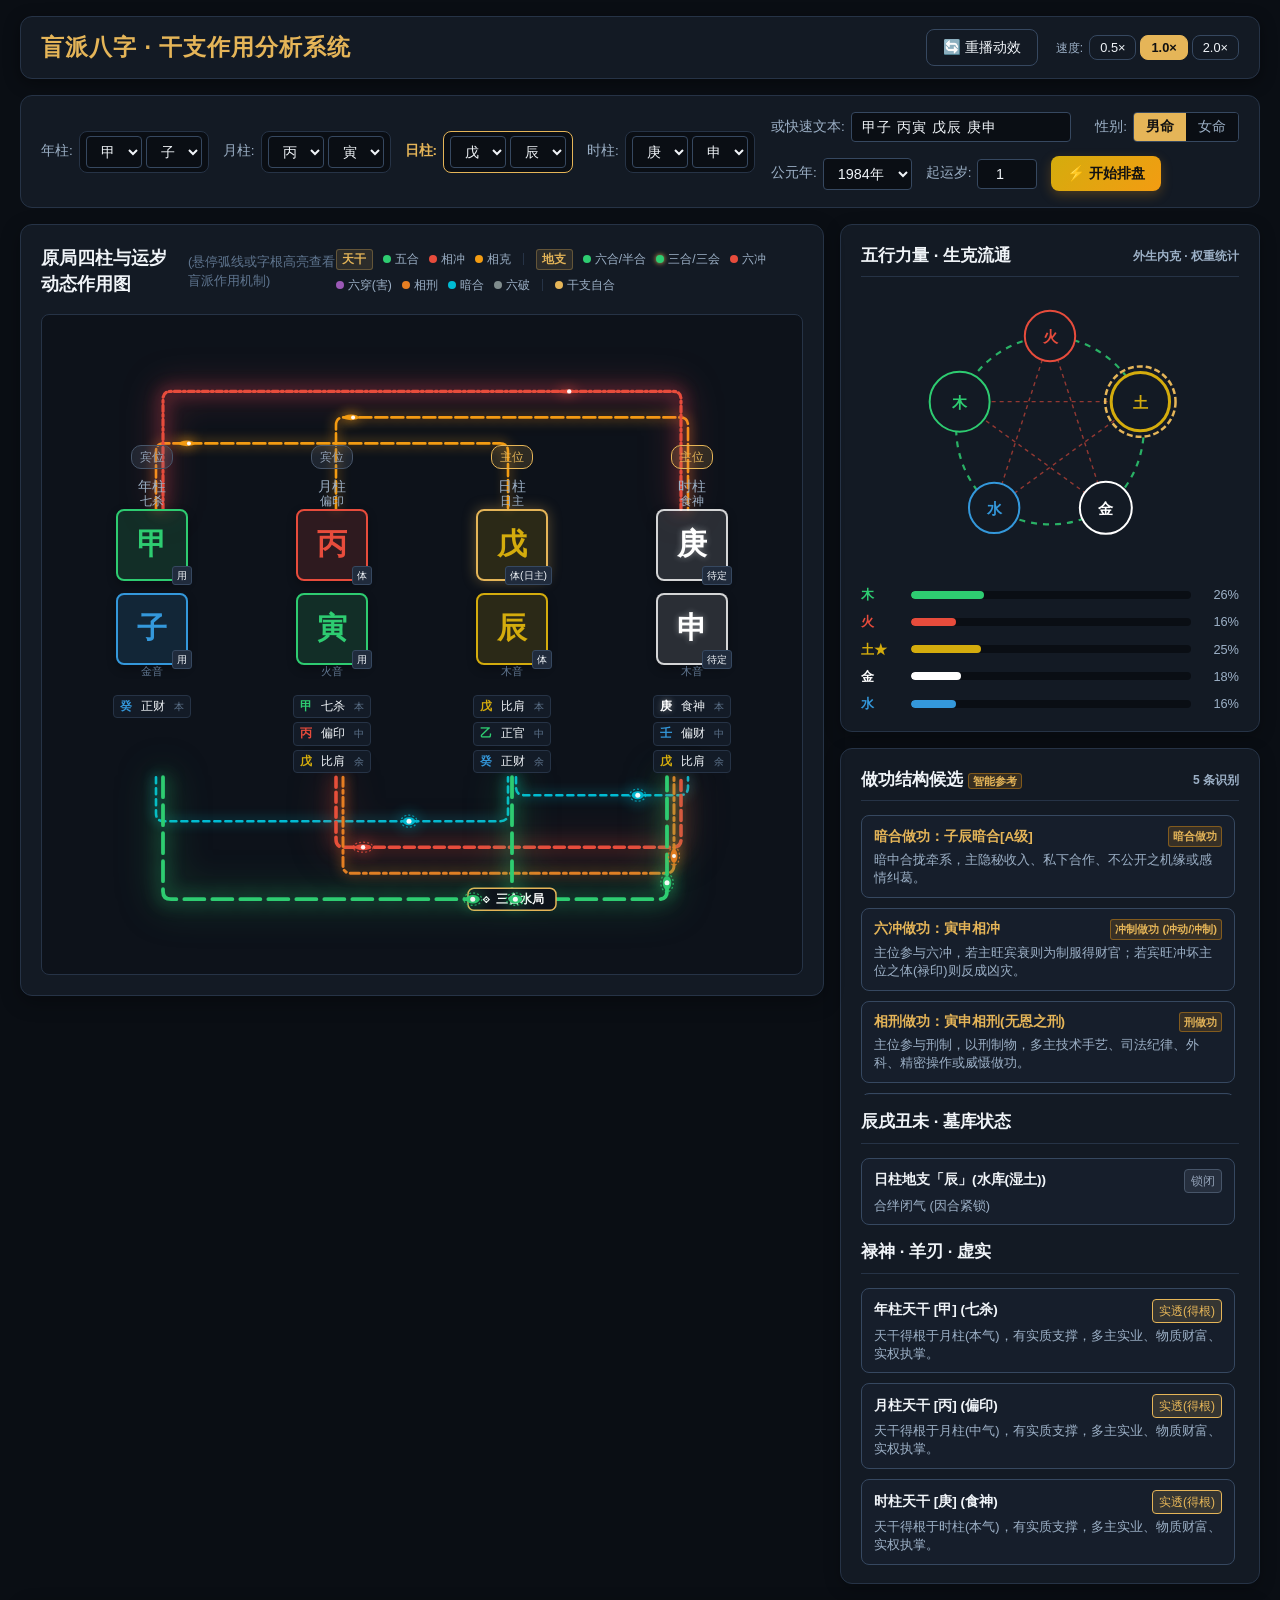
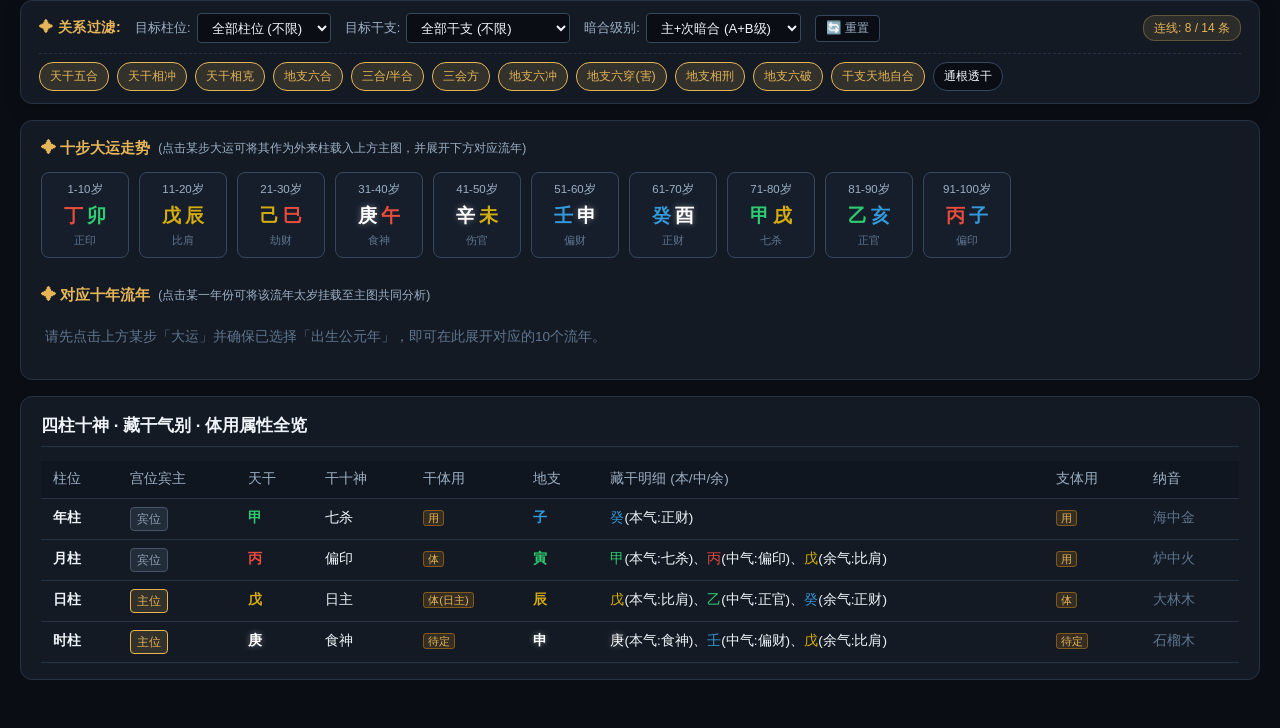
<file: index.html>
<!DOCTYPE html>
<html lang="zh-CN">
<head>
  <meta charset="UTF-8">
  <meta name="viewport" content="width=device-width, initial-scale=1.0">
  <title>盲派八字 · 排盘与干支作用分析工具</title>
  <link rel="stylesheet" href="css/base.css">
  <link rel="stylesheet" href="css/layout.css">
  <link rel="stylesheet" href="css/animations.css">
</head>
<body>
  <div class="app-container">
    <!-- 顶部标题栏 -->
    <header class="header-bar">
      <div class="brand-title">
        <h1>盲派八字 · 干支作用分析系统</h1>
      </div>
      <div class="header-actions">
        <button id="btn-replay" class="btn" title="重播四柱与关系连线动画">
          <span>🔄 重播动效</span>
        </button>
        <div class="speed-control-group">
          <span class="speed-label">速度:</span>
          <!-- 桌面端速度按钮组 -->
          <div class="speed-btns-wrapper">
            <button class="btn btn-sm speed-btn" data-speed="0.5">0.5×</button>
            <button class="btn btn-sm speed-btn active" data-speed="1.0">1.0×</button>
            <button class="btn btn-sm speed-btn" data-speed="2.0">2.0×</button>
          </div>
          <!-- 移动端速度下拉选择器 -->
          <select id="speed-select-mobile" class="speed-select-mobile" aria-label="动画速度选择">
            <option value="0.5">0.5×</option>
            <option value="1.0" selected>1.0×</option>
            <option value="2.0">2.0×</option>
          </select>
        </div>
      </div>
    </header>

    <!-- 控制与输入面板 -->
    <section class="control-panel">
      <!-- 8 下拉 + 快速文本输入 -->
      <div class="input-row">
        <!-- 四柱下拉网格 (移动端4列2行紧凑呈现) -->
        <div class="pillars-input-grid">
          <!-- 年柱 -->
          <div class="input-group pillar-input-group">
            <span class="input-label pillar-input-label">年柱:</span>
            <div class="select-pillar">
              <select id="s-year-stem" title="年干"></select>
              <select id="s-year-branch" title="年支"></select>
            </div>
          </div>
          <!-- 月柱 -->
          <div class="input-group pillar-input-group">
            <span class="input-label pillar-input-label">月柱:</span>
            <div class="select-pillar">
              <select id="s-month-stem" title="月干"></select>
              <select id="s-month-branch" title="月支"></select>
            </div>
          </div>
          <!-- 日柱 -->
          <div class="input-group pillar-input-group">
            <span class="input-label pillar-input-label day-pillar-label" style="color:var(--accent-gold);font-weight:bold;">日柱:</span>
            <div class="select-pillar day-pillar-box" style="border-color:var(--accent-gold);">
              <select id="s-day-stem" title="日干(日主)"></select>
              <select id="s-day-branch" title="日支(配偶宫)"></select>
            </div>
          </div>
          <!-- 时柱 -->
          <div class="input-group pillar-input-group">
            <span class="input-label pillar-input-label">时柱:</span>
            <div class="select-pillar">
              <select id="s-hour-stem" title="时干"></select>
              <select id="s-hour-branch" title="时支"></select>
            </div>
          </div>
        </div>

        <!-- 辅助输入与分析操作区 -->
        <div class="options-input-group">
          <!-- 快速文本框 -->
          <div class="input-group quick-input-item">
            <span class="input-label">或快速文本:</span>
            <input type="text" id="quick-input" class="text-input" placeholder="例如：甲子 丙寅 戊辰 庚申">
          </div>

          <!-- 性别 -->
          <div class="input-group">
            <span class="input-label">性别:</span>
            <div class="gender-toggle">
              <button class="gender-btn active" data-gender="男">男命</button>
              <button class="gender-btn" data-gender="女">女命</button>
            </div>
          </div>

          <!-- 出生年份候选 -->
          <div class="input-group">
            <span class="input-label">公元年:</span>
            <select id="birth-year-select" class="select-std"></select>
          </div>

          <!-- 起运岁数 -->
          <div class="input-group">
            <span class="input-label" title="传统大运起始岁数，因无公历日期故需手动录入">起运岁:</span>
            <input type="number" id="qiyun-input" class="number-input" min="1" max="10" value="1">
          </div>

          <button id="btn-analyze" class="btn btn-primary">
            <span>⚡ 开始排盘</span>
          </button>
        </div>
      </div>

      <!-- 错误警告横幅 -->
      <div id="error-banner" class="error-banner"></div>
    </section>

    <!-- 主工作区：四柱动图与右侧五行/盲派分析 -->
    <main class="main-workspace">
      <!-- 左栏：主图 (四柱 + 大运 + 流年 + 交互弧线) -->
      <div class="chart-card">
        <div class="chart-card-header">
          <div class="chart-title">
            <span>原局四柱与运岁动态作用图</span>
            <span style="font-size:0.8rem;color:var(--text-muted);font-weight:normal;">(悬停弧线或字根高亮查看盲派作用机制)</span>
          </div>
          <div class="chart-legend-mini">
            <span class="legend-group-tag">天干</span>
            <span title="天干五合 (甲己、乙庚、丙辛、丁壬、戊癸)"><span class="legend-dot" style="background:var(--rel-he);"></span>五合</span>
            <span title="天干相冲 (甲庚、乙辛、丙壬、丁癸)"><span class="legend-dot" style="background:var(--rel-chong);"></span>相冲</span>
            <span title="天干相克 (强弱攻伐制约)"><span class="legend-dot" style="background:var(--rel-ke);"></span>相克</span>
            <span class="legend-sep"></span>
            <span class="legend-group-tag">地支</span>
            <span title="地支六合、半合、拱合"><span class="legend-dot" style="background:var(--rel-he);"></span>六合/半合</span>
            <span title="三合局 (申子辰等)、三会局 (寅卯辰等) 三柱骨干联动"><span class="legend-dot" style="background:var(--rel-he);box-shadow:0 0 5px var(--accent-gold);"></span>三合/三会</span>
            <span title="地支六冲 (子午、丑未、寅申、卯酉、辰戌、巳亥)"><span class="legend-dot" style="background:var(--rel-chong);"></span>六冲</span>
            <span title="地支六穿/害 (盲派核心煞：子未、丑午、寅巳、卯辰、申亥、酉戌)"><span class="legend-dot" style="background:var(--rel-chuan);"></span>六穿(害)</span>
            <span title="地支相刑 (三刑、相刑、自刑)"><span class="legend-dot" style="background:var(--rel-xing);"></span>相刑</span>
            <span title="地支藏干暗合 (通禄暗合、余气暗通)"><span class="legend-dot" style="background:var(--rel-anhe);"></span>暗合</span>
            <span title="地支六破 (气机破耗暗损)"><span class="legend-dot" style="background:var(--rel-po);"></span>六破</span>
            <span class="legend-sep"></span>
            <span title="同柱干支天地自合 (丁亥、戊子、辛巳、壬午等)"><span class="legend-dot" style="background:var(--rel-zihe);"></span>干支自合</span>
          </div>
        </div>

        <!-- 舞台容器 (支持多柱横向滑动与自适应缩放) -->
        <div class="bazi-stage">
          <div class="stage-scroll-hint">⟷ 左右滑动查看全柱</div>
          <div class="bazi-stage-track">
            <svg id="stage-svg" class="stage-svg-layer"></svg>
            <div id="pillars-container" class="pillars-container"></div>
            <div id="chart-tooltip" class="chart-tooltip"></div>
          </div>
        </div>
      </div>

      <!-- 右栏：五行雷达与盲派特色分析 -->
      <aside class="side-panels">
        <!-- 移动端专属：五行力量卡片折叠/展开按钮 -->
        <button id="btn-toggle-wuxing" class="btn btn-toggle-wuxing" type="button" aria-expanded="false">
          <span class="toggle-left">
            <span class="toggle-icon">📊</span>
            <span class="toggle-title">五行力量 · 生克流通</span>
          </span>
          <span class="toggle-right">
            <span class="toggle-state-text">展开</span>
            <span class="toggle-arrow">▼</span>
          </span>
        </button>

        <!-- 五行生克面板 -->
        <div id="wuxing-card" class="panel-card wuxing-panel-card">
          <div class="panel-card-title">
            <span>五行力量 · 生克流通</span>
            <span style="font-size:0.75rem;color:var(--text-secondary);">外生内克 · 权重统计</span>
          </div>
          <div class="wuxing-chart-container">
            <div id="wuxing-svg-wrap" class="wuxing-svg-wrap"></div>
            <div id="wuxing-bars" class="wuxing-bars"></div>
          </div>
        </div>

        <!-- 盲派做功与特色分析面板 -->
        <div class="panel-card">
          <div id="mp-panel-content"></div>
        </div>
      </aside>
    </main>

    <!-- 关系过滤器条 (柱位与干支筛选、关系分类开关) -->
    <section id="filter-tray" class="filter-tray"></section>

    <!-- 底部时间轴：大运与流年 -->
    <section class="timeline-section">
      <div class="timeline-title">
        <span>✦ 十步大运走势</span>
        <span style="font-size:0.75rem;color:var(--text-secondary);font-weight:normal;">(点击某步大运可将其作为外来柱载入上方主图，并展开下方对应流年)</span>
      </div>
      <div id="dayun-timeline" class="timeline-scroll"></div>

      <div class="timeline-title" style="margin-top:6px;">
        <span>✦ 对应十年流年</span>
        <span style="font-size:0.75rem;color:var(--text-secondary);font-weight:normal;">(点击某一年份可将该流年太岁挂载至主图共同分析)</span>
      </div>
      <div id="liunian-timeline" class="timeline-scroll"></div>
    </section>

    <!-- 底部详表：藏干与十神全景表 -->
    <section class="detail-table-card">
      <div class="panel-card-title">
        <span>四柱十神 · 藏干气别 · 体用属性全览</span>
      </div>
      <div id="detail-table-content"></div>
    </section>
  </div>

  <!-- 干支作用深度解析交互弹窗 -->
  <div id="relation-modal" class="relation-modal-backdrop" style="display:none;">
    <div class="relation-modal-dialog">
      <button id="modal-close-btn" class="modal-close-btn" title="关闭 (Esc)">&times;</button>
      <div id="modal-content"></div>
    </div>
  </div>

  <!-- 纯原生脚本载入 (按依赖次序引入，无需打包、无需服务器) -->
  <script src="js/ns.js"></script>
  <script src="js/data.js"></script>
  <script src="js/engine/core.js"></script>
  <script src="js/engine/relations.js"></script>
  <script src="js/engine/wuxing.js"></script>
  <script src="js/engine/mangpai.js"></script>
  <script src="js/engine/luck.js"></script>
  <script src="js/render/svg.js"></script>
  <script src="js/render/pillars.js"></script>
  <script src="js/render/relations.js"></script>
  <script src="js/render/wuxing.js"></script>
  <script src="js/render/panels.js"></script>
  <script src="js/render/luck.js"></script>
  <script src="js/render/modal.js"></script>
  <script src="js/animator.js"></script>
  <script src="js/main.js"></script>
</body>
</html>
</file>
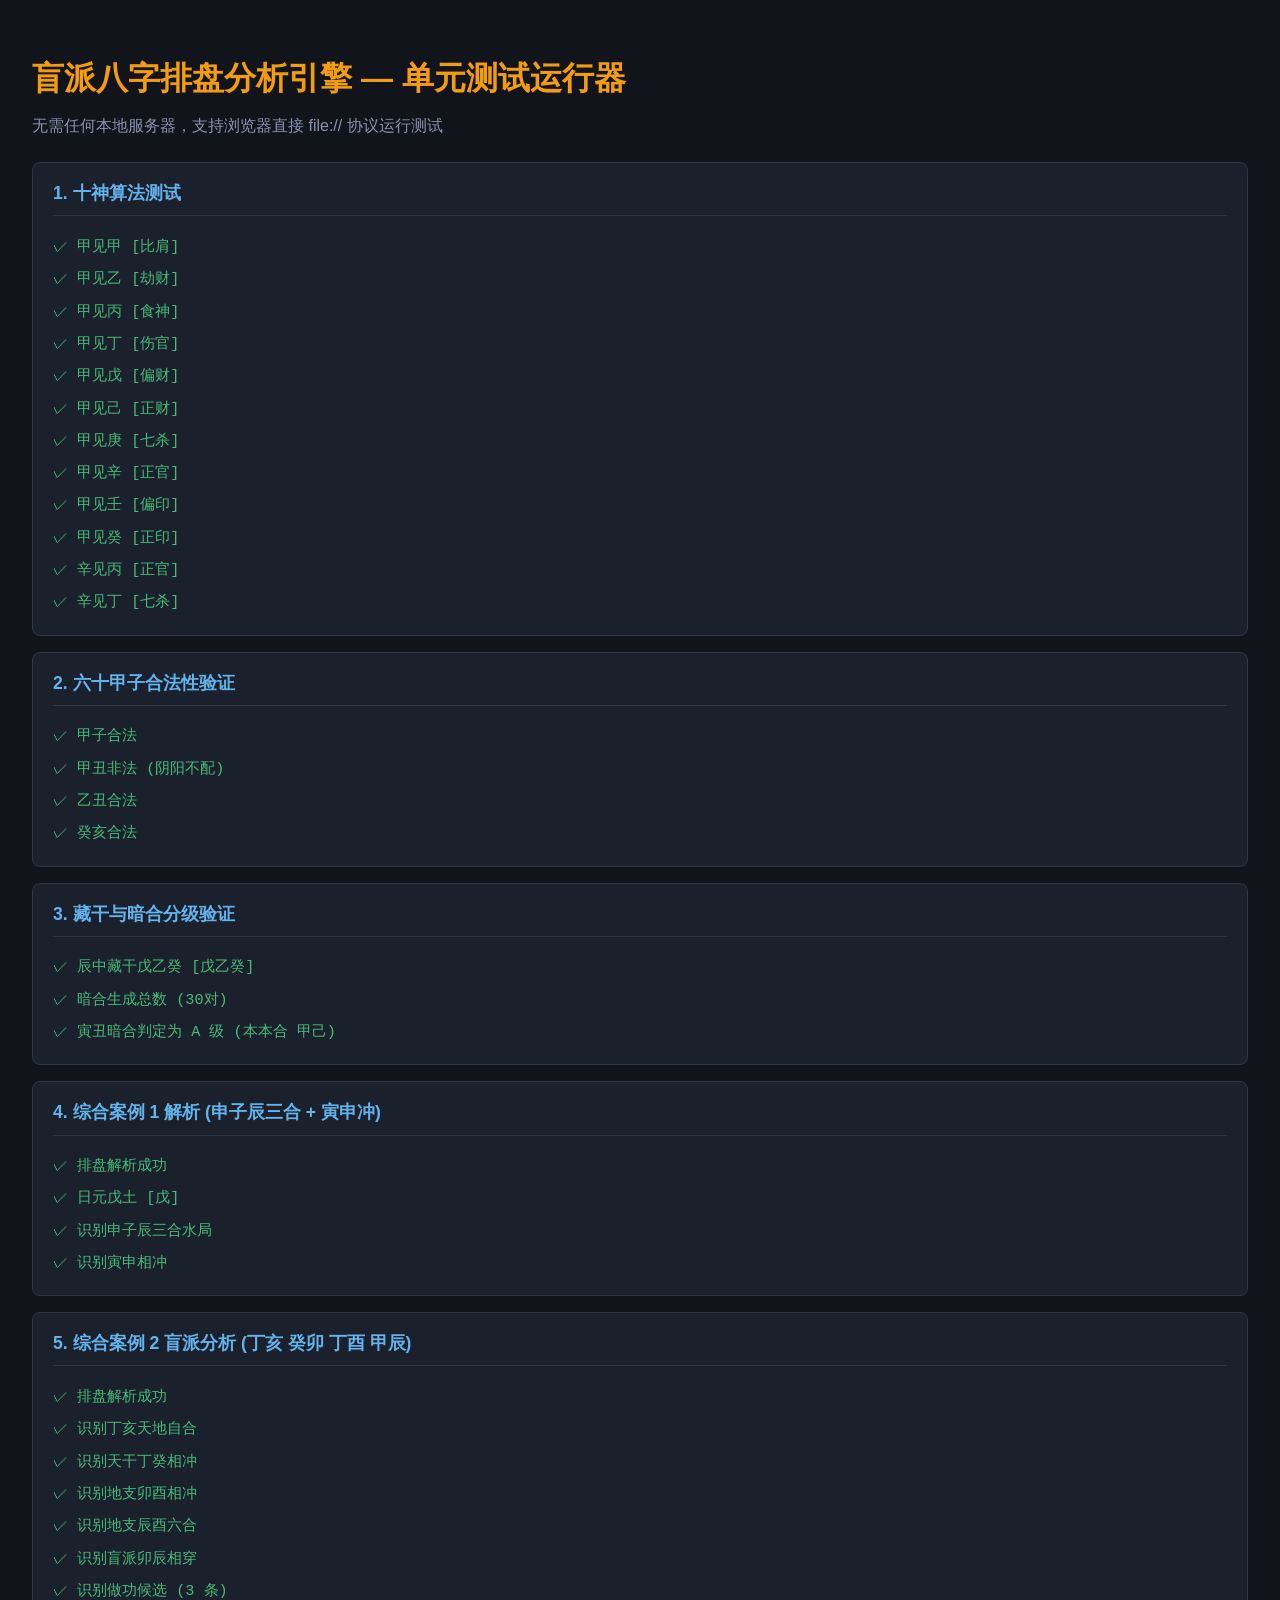
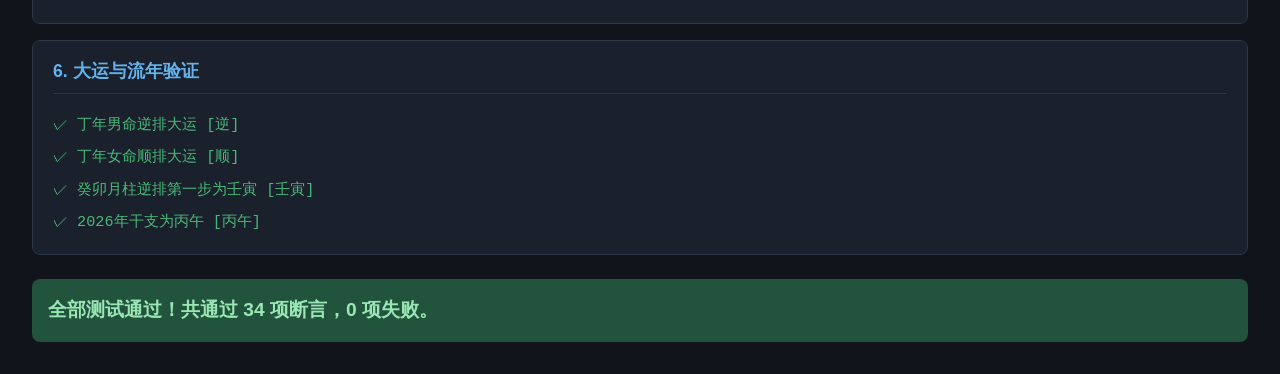
<file: tests.html>
<!DOCTYPE html>
<html lang="zh-CN">
<head>
  <meta charset="UTF-8">
  <title>盲派八字引擎 - 自动化单元测试</title>
  <style>
    body {
      font-family: -apple-system, BlinkMacSystemFont, "Segoe UI", Roboto, "PingFang SC", "Microsoft YaHei", sans-serif;
      background: #11141a;
      color: #e0e6ed;
      padding: 24px;
      line-height: 1.6;
    }
    h1 { color: #f39c12; margin-bottom: 8px; }
    .subtitle { color: #8892b0; margin-bottom: 24px; }
    .test-suite {
      background: #1a202c;
      border: 1px solid #2d3748;
      border-radius: 8px;
      padding: 16px 20px;
      margin-bottom: 16px;
    }
    .test-suite h2 {
      margin-top: 0;
      font-size: 1.1rem;
      color: #63b3ed;
      border-bottom: 1px solid #2d3748;
      padding-bottom: 8px;
    }
    .test-item {
      padding: 4px 0;
      font-family: monospace;
      font-size: 0.95rem;
    }
    .pass { color: #48bb78; }
    .fail { color: #f56565; font-weight: bold; }
    .summary {
      font-size: 1.2rem;
      font-weight: bold;
      padding: 16px;
      border-radius: 8px;
      margin-top: 24px;
    }
    .summary.all-pass { background: #22543d; color: #9ae6b4; }
    .summary.has-fail { background: #742a2a; color: #feb2b2; }
  </style>
</head>
<body>
  <h1>盲派八字排盘分析引擎 — 单元测试运行器</h1>
  <div class="subtitle">无需任何本地服务器，支持浏览器直接 file:// 协议运行测试</div>

  <div id="results"></div>
  <div id="summary"></div>

  <!-- 引入引擎基础文件 (标准 script 标签) -->
  <script src="js/ns.js"></script>
  <script src="js/data.js"></script>
  <script src="js/engine/core.js"></script>
  <script src="js/engine/relations.js"></script>
  <script src="js/engine/wuxing.js"></script>
  <script src="js/engine/mangpai.js"></script>
  <script src="js/engine/luck.js"></script>

  <script>
    (function() {
      const container = document.getElementById('results');
      let passed = 0;
      let failed = 0;
      let currentSuiteDiv = null;

      function suite(name) {
        currentSuiteDiv = document.createElement('div');
        currentSuiteDiv.className = 'test-suite';
        const h2 = document.createElement('h2');
        h2.textContent = name;
        currentSuiteDiv.appendChild(h2);
        container.appendChild(currentSuiteDiv);
      }

      function assert(condition, message) {
        const item = document.createElement('div');
        item.className = 'test-item ' + (condition ? 'pass' : 'fail');
        item.textContent = (condition ? '✓ ' : '✗ FAIL: ') + message;
        currentSuiteDiv.appendChild(item);
        if (condition) passed++; else failed++;
      }

      function assertEqual(actual, expected, message) {
        const ok = (actual === expected);
        const item = document.createElement('div');
        item.className = 'test-item ' + (ok ? 'pass' : 'fail');
        item.textContent = (ok ? '✓ ' : '✗ FAIL: ') + message + (ok ? ` [${actual}]` : ` (预期: ${expected}, 实际: ${actual})`);
        currentSuiteDiv.appendChild(item);
        if (ok) passed++; else failed++;
      }

      // 执行测试
      suite('1. 十神算法测试');
      const core = MP.engine.core;
      assertEqual(core.getTenGod('甲', '甲'), '比肩', '甲见甲');
      assertEqual(core.getTenGod('甲', '乙'), '劫财', '甲见乙');
      assertEqual(core.getTenGod('甲', '丙'), '食神', '甲见丙');
      assertEqual(core.getTenGod('甲', '丁'), '伤官', '甲见丁');
      assertEqual(core.getTenGod('甲', '戊'), '偏财', '甲见戊');
      assertEqual(core.getTenGod('甲', '己'), '正财', '甲见己');
      assertEqual(core.getTenGod('甲', '庚'), '七杀', '甲见庚');
      assertEqual(core.getTenGod('甲', '辛'), '正官', '甲见辛');
      assertEqual(core.getTenGod('甲', '壬'), '偏印', '甲见壬');
      assertEqual(core.getTenGod('甲', '癸'), '正印', '甲见癸');
      assertEqual(core.getTenGod('辛', '丙'), '正官', '辛见丙');
      assertEqual(core.getTenGod('辛', '丁'), '七杀', '辛见丁');

      suite('2. 六十甲子合法性验证');
      assert(core.isValidJiazi('甲', '子'), '甲子合法');
      assert(!core.isValidJiazi('甲', '丑'), '甲丑非法 (阴阳不配)');
      assert(core.isValidJiazi('乙', '丑'), '乙丑合法');
      assert(core.isValidJiazi('癸', '亥'), '癸亥合法');

      suite('3. 藏干与暗合分级验证');
      assertEqual(MP.data.HIDDEN['辰'].join(''), '戊乙癸', '辰中藏干戊乙癸');
      assert(MP.data.ANHE_LIST.length >= 25, `暗合生成总数 (${MP.data.ANHE_LIST.length}对)`);
      const yinChou = MP.data.ANHE_LIST.find(i => (i.b1 === '丑' && i.b2 === '寅') || (i.b1 === '寅' && i.b2 === '丑'));
      assert(yinChou && yinChou.topLevel === 'A', '寅丑暗合判定为 A 级 (本本合 甲己)');

      suite('4. 综合案例 1 解析 (申子辰三合 + 寅申冲)');
      const c1 = core.parseChart('甲子 丙寅 戊辰 庚申');
      assert(c1.valid, '排盘解析成功');
      assertEqual(c1.dayStem, '戊', '日元戊土');
      const rels1 = MP.engine.relations.analyzeRelations(c1);
      assert(rels1.some(r => r.kind === '地支三合局' && r.name.indexOf('申子辰') !== -1), '识别申子辰三合水局');
      assert(rels1.some(r => r.kind === '地支六冲' && r.name.indexOf('寅申') !== -1), '识别寅申相冲');

      suite('5. 综合案例 2 盲派分析 (丁亥 癸卯 丁酉 甲辰)');
      const c2 = core.parseChart('丁亥 癸卯 丁酉 甲辰');
      assert(c2.valid, '排盘解析成功');
      const rels2 = MP.engine.relations.analyzeRelations(c2);
      assert(rels2.some(r => r.kind === '干支自合' && r.name.indexOf('丁亥') !== -1), '识别丁亥天地自合');
      assert(rels2.some(r => r.kind === '天干相冲' && r.name.indexOf('丁癸') !== -1), '识别天干丁癸相冲');
      assert(rels2.some(r => r.kind === '地支六冲' && r.name.indexOf('卯酉') !== -1), '识别地支卯酉相冲');
      assert(rels2.some(r => r.kind === '地支六合' && r.name.indexOf('辰酉') !== -1), '识别地支辰酉六合');
      assert(rels2.some(r => r.kind === '地支六穿' && r.name.indexOf('卯辰') !== -1), '识别盲派卯辰相穿');

      const mp2 = MP.engine.mangpai.analyze(c2, rels2);
      assert(mp2.gongCandidates.length > 0, `识别做功候选 (${mp2.gongCandidates.length} 条)`);

      suite('6. 大运与流年验证');
      const luck = MP.engine.luck;
      assertEqual(luck.getDirection('丁', '男'), '逆', '丁年男命逆排大运');
      assertEqual(luck.getDirection('丁', '女'), '顺', '丁年女命顺排大运');
      const dayun = luck.generateDayun(c2, '男', 3);
      assertEqual(dayun.list[0].jiazi, '壬寅', '癸卯月柱逆排第一步为壬寅');
      assertEqual(luck.getYearGanzhi(2026), '丙午', '2026年干支为丙午');

      // 汇总
      const sumDiv = document.getElementById('summary');
      if (failed === 0) {
        sumDiv.className = 'summary all-pass';
        sumDiv.textContent = `全部测试通过！共通过 ${passed} 项断言，0 项失败。`;
      } else {
        sumDiv.className = 'summary has-fail';
        sumDiv.textContent = `测试出现异常：通过 ${passed} 项，失败 ${failed} 项。`;
      }
    })();
  </script>
</body>
</html>
</file>
<file: css/base.css>
/* ==========================================================================
   盲派八字排盘分析 - 基础样式与五行色彩系统
   ========================================================================== */

:root {
  --bg-dark: #0a0e14;
  --bg-card: #131a24;
  --bg-card-hover: #1b2533;
  --bg-panel: #161e2b;
  --border-color: #263346;
  --border-light: #364860;
  
  --text-primary: #f0f4f8;
  --text-secondary: #9cb0c6;
  --text-muted: #5f758f;
  
  --accent-gold: #e5b558;
  --accent-gold-glow: rgba(229, 181, 88, 0.35);
  
  /* 五行色彩 */
  --wx-mu: #2ecc71;    /* 木 翠绿 */
  --wx-huo: #e74c3c;   /* 火 炽红 */
  --wx-tu: #d4ac0d;    /* 土 琥珀黄 */
  --wx-jin: #ffffff;   /* 金 纯白/银白 */
  --wx-shui: #3498db;  /* 水 湛蓝 */

  /* 关系色彩 */
  --rel-he: #2ecc71;     /* 合: 翠绿 */
  --rel-chong: #e74c3c;  /* 冲: 亮红 */
  --rel-xing: #e67e22;   /* 刑: 橙褐 */
  --rel-chuan: #9b59b6;  /* 穿: 秘紫 */
  --rel-po: #7f8c8d;     /* 破: 铁灰 */
  --rel-anhe: #00bcd4;   /* 暗合: 蓝青 */
  --rel-gen: #1abc9c;    /* 通根透干: 青 */
  --rel-ke: #f39c12;     /* 克: 琥珀金 */
  --rel-zihe: #e5b558;   /* 干支自合: 纯金 */

  /* 字体系统 */
  --font-family: -apple-system, BlinkMacSystemFont, "PingFang SC", "Hiragino Sans GB", "Microsoft YaHei", "WenQuanYi Micro Hei", sans-serif;
  --font-kai: "STKaiti", "KaiTi", "BiauKai", serif;

  --radius-sm: 4px;
  --radius-md: 8px;
  --radius-lg: 12px;
  
  --transition: all 0.25s cubic-bezier(0.4, 0, 0.2, 1);
}

*, *::before, *::after {
  box-sizing: border-box;
  margin: 0;
  padding: 0;
}

body {
  font-family: var(--font-family);
  background-color: var(--bg-dark);
  color: var(--text-primary);
  line-height: 1.5;
  min-height: 100vh;
  overflow-x: hidden;
  -webkit-font-smoothing: antialiased;
}

/* 五行徽标与文字颜色 (支持中文与拼音类名) */
.wx-木, .wx-mu   { color: var(--wx-mu) !important; }
.wx-火, .wx-huo  { color: var(--wx-huo) !important; }
.wx-土, .wx-tu   { color: var(--wx-tu) !important; }
.wx-金, .wx-jin  { color: var(--wx-jin) !important; text-shadow: 0 0 6px rgba(255, 255, 255, 0.4); }
.wx-水, .wx-shui { color: var(--wx-shui) !important; }

.bg-wx-木, .bg-wx-mu   { background-color: rgba(46, 204, 113, 0.15) !important; border-color: var(--wx-mu) !important; }
.bg-wx-火, .bg-wx-huo  { background-color: rgba(231, 76, 60, 0.15) !important; border-color: var(--wx-huo) !important; }
.bg-wx-土, .bg-wx-tu   { background-color: rgba(212, 172, 13, 0.15) !important; border-color: var(--wx-tu) !important; }
.bg-wx-金, .bg-wx-jin  { background-color: rgba(255, 255, 255, 0.12) !important; border-color: rgba(255, 255, 255, 0.8) !important; }
.bg-wx-水, .bg-wx-shui { background-color: rgba(52, 152, 219, 0.15) !important; border-color: var(--wx-shui) !important; }

/* 按钮通用 */
button, select, input {
  font-family: inherit;
  color: inherit;
}

.btn {
  display: inline-flex;
  align-items: center;
  justify-content: center;
  gap: 6px;
  padding: 8px 16px;
  border-radius: var(--radius-md);
  font-size: 0.9rem;
  font-weight: 500;
  cursor: pointer;
  border: 1px solid var(--border-light);
  background: var(--bg-card);
  transition: var(--transition);
  user-select: none;
}

.btn:hover {
  background: var(--bg-card-hover);
  border-color: var(--accent-gold);
  transform: translateY(-1px);
}

.btn-primary {
  background: linear-gradient(135deg, #d4ac0d, #f39c12);
  color: #111;
  font-weight: bold;
  border: none;
  box-shadow: 0 4px 12px rgba(243, 156, 18, 0.25);
}

.btn-primary:hover {
  background: linear-gradient(135deg, #e5b558, #f5b041);
  box-shadow: 0 6px 16px rgba(243, 156, 18, 0.4);
}

.btn-sm {
  padding: 4px 10px;
  font-size: 0.8rem;
}

.btn.active {
  background: var(--accent-gold);
  color: #111;
  border-color: var(--accent-gold);
  font-weight: bold;
}

/* 标签 Badge */
.badge {
  display: inline-block;
  padding: 2px 6px;
  border-radius: 4px;
  font-size: 0.75rem;
  font-weight: 500;
}

.badge-guest {
  background: rgba(100, 116, 139, 0.2);
  color: #94a3b8;
  border: 1px solid #475569;
}

.badge-host {
  background: rgba(229, 181, 88, 0.15);
  color: var(--accent-gold);
  border: 1px solid var(--accent-gold);
}

/* 滚动条定制 */
::-webkit-scrollbar {
  width: 6px;
  height: 6px;
}
::-webkit-scrollbar-track {
  background: var(--bg-dark);
}
::-webkit-scrollbar-thumb {
  background: var(--border-light);
  border-radius: 3px;
}
::-webkit-scrollbar-thumb:hover {
  background: var(--text-muted);
}
</file>
<file: css/layout.css>
/* ==========================================================================
   盲派八字排盘分析 - 页面布局与网格排布
   ========================================================================== */

.app-container {
  max-width: 1560px;
  margin: 0 auto;
  padding: 16px 20px 48px;
  display: flex;
  flex-direction: column;
  gap: 16px;
}

/* 顶部标题栏 */
.header-bar {
  display: flex;
  align-items: center;
  justify-content: space-between;
  padding: 12px 20px;
  background: var(--bg-card);
  border: 1px solid var(--border-color);
  border-radius: var(--radius-lg);
  box-shadow: 0 4px 16px rgba(0, 0, 0, 0.4);
}

.brand-title {
  display: flex;
  align-items: baseline;
  gap: 12px;
}

.brand-title h1 {
  font-size: 1.45rem;
  font-weight: 700;
  color: var(--accent-gold);
  letter-spacing: 1px;
}

.brand-title .badge-sub {
  font-size: 0.8rem;
  color: var(--text-secondary);
  border: 1px solid var(--border-light);
  padding: 2px 8px;
  border-radius: 12px;
}

.header-actions {
  display: flex;
  align-items: center;
  gap: 10px;
}

.speed-control-group {
  display: flex;
  align-items: center;
  gap: 6px;
  margin-left: 8px;
}

.speed-label {
  font-size: 0.75rem;
  color: var(--text-secondary);
}

.speed-btns-wrapper {
  display: flex;
  align-items: center;
  gap: 4px;
}

.speed-select-mobile {
  display: none;
}

.btn-toggle-wuxing {
  display: none;
}

/* 控制与输入面板 */
.control-panel {
  background: var(--bg-card);
  border: 1px solid var(--border-color);
  border-radius: var(--radius-lg);
  padding: 16px 20px;
  display: flex;
  flex-direction: column;
  gap: 14px;
}

.input-row {
  display: flex;
  flex-wrap: wrap;
  align-items: center;
  gap: 16px;
}

.pillars-input-grid {
  display: flex;
  align-items: center;
  gap: 14px;
  flex-wrap: wrap;
}

.options-input-group {
  display: flex;
  align-items: center;
  gap: 14px;
  flex-wrap: wrap;
  flex: 1;
}

.quick-input-item {
  flex: 1;
  min-width: 220px;
}

.input-group {
  display: flex;
  align-items: center;
  gap: 6px;
}

.input-label {
  font-size: 0.85rem;
  color: var(--text-secondary);
  white-space: nowrap;
}

.select-pillar {
  display: flex;
  gap: 4px;
  background: var(--bg-dark);
  padding: 4px 6px;
  border-radius: var(--radius-md);
  border: 1px solid var(--border-color);
}

.select-pillar select,
.text-input,
.number-input,
.select-std {
  background: var(--bg-dark);
  border: 1px solid var(--border-light);
  color: var(--text-primary);
  padding: 6px 10px;
  border-radius: var(--radius-sm);
  font-size: 0.9rem;
  outline: none;
  transition: var(--transition);
}

.select-pillar select:focus,
.text-input:focus,
.number-input:focus,
.select-std:focus {
  border-color: var(--accent-gold);
  box-shadow: 0 0 0 2px var(--accent-gold-glow);
}

.text-input {
  min-width: 220px;
  letter-spacing: 1px;
}

.number-input {
  width: 60px;
  text-align: center;
}

.gender-toggle {
  display: flex;
  border-radius: var(--radius-sm);
  overflow: hidden;
  border: 1px solid var(--border-light);
}

.gender-btn {
  padding: 5px 12px;
  background: var(--bg-dark);
  border: none;
  cursor: pointer;
  font-size: 0.85rem;
  color: var(--text-secondary);
  transition: var(--transition);
}

.gender-btn.active {
  background: var(--accent-gold);
  color: #111;
  font-weight: bold;
}

.error-banner {
  background: rgba(231, 76, 60, 0.15);
  border: 1px solid #e74c3c;
  color: #ff7675;
  padding: 8px 12px;
  border-radius: var(--radius-md);
  font-size: 0.85rem;
  display: none;
}

/* 主工作区布局 (双栏) */
.main-workspace {
  display: grid;
  grid-template-columns: 1fr 420px;
  gap: 16px;
  align-items: start;
}

@media (max-width: 1200px) {
  .main-workspace {
    grid-template-columns: 1fr;
  }
}

/* 八字主动图容器 */
.chart-card {
  background: var(--bg-card);
  border: 1px solid var(--border-color);
  border-radius: var(--radius-lg);
  padding: 20px;
  position: relative;
  overflow: hidden;
  box-shadow: 0 6px 20px rgba(0,0,0,0.3);
}

.chart-card-header {
  display: flex;
  justify-content: space-between;
  align-items: center;
  margin-bottom: 16px;
}

.chart-title {
  font-size: 1.1rem;
  font-weight: 600;
  color: var(--text-primary);
  display: flex;
  align-items: center;
  gap: 8px;
}

.chart-legend-mini {
  display: flex;
  align-items: center;
  flex-wrap: wrap;
  gap: 6px 10px;
  font-size: 0.76rem;
  color: var(--text-secondary);
}

.chart-legend-mini > span {
  display: inline-flex;
  align-items: center;
  white-space: nowrap;
}

.legend-group-tag {
  color: var(--accent-gold);
  font-weight: bold;
  font-size: 0.72rem;
  padding: 1px 5px;
  background: rgba(229, 181, 88, 0.12);
  border: 1px solid rgba(229, 181, 88, 0.3);
  border-radius: 3px;
  letter-spacing: 0.5px;
}

.legend-sep {
  display: inline-block;
  width: 1px;
  height: 12px;
  background: var(--border-color);
  margin: 0 2px;
}

.legend-dot {
  display: inline-block;
  width: 8px;
  height: 8px;
  border-radius: 50%;
  margin-right: 4px;
  flex-shrink: 0;
}

/* 4柱 + 运岁主图 SVG 组合布局 */
.bazi-stage {
  position: relative;
  width: 100%;
  min-height: 590px;
  background: #0d121a;
  border-radius: var(--radius-md);
  border: 1px solid var(--border-color);
  overflow-x: auto;
  overflow-y: visible;
  -webkit-overflow-scrolling: touch;
  scrollbar-width: thin;
}

.bazi-stage-track {
  position: relative;
  min-width: 100%;
  width: max-content;
  display: block;
  min-height: inherit;
}

.stage-scroll-hint {
  display: none;
}

.stage-svg-layer {
  position: absolute;
  top: 0;
  left: 0;
  width: 100%;
  height: 100%;
  overflow: visible;
  pointer-events: none;
  z-index: 10;
}

.stage-svg-layer .relation-path,
.stage-svg-layer .triad-nexus-group,
.stage-svg-layer .rel-photon {
  pointer-events: auto;
}

.pillars-container {
  position: relative;
  z-index: 20;
  display: flex;
  justify-content: space-around;
  padding: 130px 20px 160px; /* 留出上下折线多轨道走线区域，彻底杜绝重叠与遮挡 */
  width: 100%;
  box-sizing: border-box;
}

.pillar-col {
  display: flex;
  flex-direction: column;
  align-items: center;
  width: 96px;
  transition: var(--transition);
}

.pillar-domain-tag {
  font-size: 0.75rem;
  padding: 2px 8px;
  border-radius: 10px;
  margin-bottom: 8px;
  font-weight: 500;
  text-align: center;
}

.pillar-role-title {
  font-size: 0.85rem;
  color: var(--text-secondary);
  margin-bottom: 6px;
}

/* 干支字符大卡片 */
.char-node {
  width: 72px;
  height: 72px;
  border-radius: var(--radius-md);
  background: var(--bg-card);
  border: 2px solid var(--border-light);
  display: flex;
  flex-direction: column;
  align-items: center;
  justify-content: center;
  margin: 6px 0;
  cursor: pointer;
  position: relative;
  box-shadow: 0 4px 10px rgba(0,0,0,0.3);
  transition: transform 0.2s ease, border-color 0.2s ease, box-shadow 0.2s ease;
  user-select: none;
}

.char-node:hover {
  transform: scale(1.08);
  border-color: var(--accent-gold);
  box-shadow: 0 0 16px var(--accent-gold-glow);
}

.char-node.highlighted {
  border-color: var(--accent-gold) !important;
  box-shadow: 0 0 20px var(--accent-gold) !important;
  transform: scale(1.1);
}

.char-node .char-text {
  font-size: 1.85rem;
  font-weight: 700;
  font-family: var(--font-kai), serif;
  line-height: 1;
}

.char-node .char-tengod {
  font-size: 0.72rem;
  color: var(--text-secondary);
  position: absolute;
  top: -18px;
  white-space: nowrap;
  font-weight: 500;
}

.char-node .char-nayin {
  font-size: 0.68rem;
  color: var(--text-muted);
  position: absolute;
  bottom: -16px;
  white-space: nowrap;
}

.char-node .tiyong-tag {
  position: absolute;
  right: -6px;
  bottom: -6px;
  font-size: 0.65rem;
  padding: 1px 4px;
  border-radius: 3px;
  background: #202b3c;
  border: 1px solid var(--border-light);
  cursor: pointer;
  transition: var(--transition);
}

.char-node .tiyong-tag:hover {
  background: var(--accent-gold);
  color: #111;
}

/* 柱下方藏干折叠列表 */
.hidden-stems-tray {
  margin-top: 24px;
  display: flex;
  flex-direction: column;
  gap: 4px;
  width: 100%;
  align-items: center;
}

.hidden-item {
  display: flex;
  align-items: center;
  justify-content: space-between;
  width: 78px;
  background: rgba(22, 30, 43, 0.8);
  border: 1px solid var(--border-color);
  border-radius: var(--radius-sm);
  padding: 2px 6px;
  font-size: 0.72rem;
}

.hidden-item .h-char {
  font-weight: bold;
}

/* 分隔线与外来柱 */
.pillar-divider {
  width: 1px;
  background: dashed 1px var(--border-color);
  margin: 0 10px;
  opacity: 0.6;
}

/* 浮动提示框 */
.chart-tooltip {
  position: absolute;
  z-index: 100;
  background: rgba(19, 26, 36, 0.95);
  border: 1px solid var(--accent-gold);
  box-shadow: 0 8px 24px rgba(0,0,0,0.5);
  border-radius: var(--radius-md);
  padding: 10px 14px;
  font-size: 0.85rem;
  max-width: 280px;
  pointer-events: none;
  opacity: 0;
  transition: opacity 0.15s ease;
}

.chart-tooltip.show {
  opacity: 1;
}

/* 右侧面板容器 */
.side-panels {
  display: flex;
  flex-direction: column;
  gap: 16px;
}

.panel-card {
  background: var(--bg-card);
  border: 1px solid var(--border-color);
  border-radius: var(--radius-lg);
  padding: 18px 20px;
  box-shadow: 0 4px 16px rgba(0,0,0,0.25);
}

.panel-card-title {
  font-size: 1.05rem;
  font-weight: 600;
  color: var(--text-primary);
  margin-bottom: 14px;
  display: flex;
  align-items: center;
  justify-content: space-between;
  border-bottom: 1px solid var(--border-color);
  padding-bottom: 8px;
}

/* 五行雷达/五角星视图 */
.wuxing-chart-container {
  display: flex;
  flex-direction: column;
  align-items: center;
  gap: 14px;
}

.wuxing-svg-wrap {
  width: 280px;
  height: 280px;
  position: relative;
}

.wuxing-bars {
  width: 100%;
  display: flex;
  flex-direction: column;
  gap: 8px;
}

.wuxing-bar-row {
  display: grid;
  grid-template-columns: 42px 1fr 40px;
  align-items: center;
  gap: 8px;
  font-size: 0.8rem;
}

.bar-track {
  height: 8px;
  background: var(--bg-dark);
  border-radius: 4px;
  overflow: hidden;
}

.bar-fill {
  height: 100%;
  border-radius: 4px;
  transition: width 0.6s cubic-bezier(0.4, 0, 0.2, 1);
}

/* 盲派特色面板子组件 */
.mp-item-list {
  display: flex;
  flex-direction: column;
  gap: 10px;
  max-height: 280px;
  overflow-y: auto;
  padding-right: 4px;
}

.mp-card {
  background: var(--bg-panel);
  border: 1px solid var(--border-light);
  border-radius: var(--radius-md);
  padding: 10px 12px;
  font-size: 0.85rem;
}

.mp-card-title {
  font-weight: 600;
  display: flex;
  align-items: center;
  justify-content: space-between;
  margin-bottom: 4px;
}

.mp-card-desc {
  color: var(--text-secondary);
  font-size: 0.8rem;
  line-height: 1.4;
}

.badge-ref {
  background: rgba(243, 156, 18, 0.15);
  color: var(--accent-gold);
  border: 1px solid rgba(243, 156, 18, 0.4);
  font-size: 0.7rem;
  padding: 1px 4px;
  border-radius: 3px;
}

/* 底部时间轴与过滤卡片 */
.timeline-section {
  background: var(--bg-card);
  border: 1px solid var(--border-color);
  border-radius: var(--radius-lg);
  padding: 16px 20px;
  display: flex;
  flex-direction: column;
  gap: 12px;
}

.timeline-title {
  font-size: 0.95rem;
  font-weight: 600;
  color: var(--accent-gold);
  display: flex;
  align-items: center;
  gap: 8px;
}

.timeline-scroll {
  display: flex;
  gap: 10px;
  overflow-x: auto;
  padding-bottom: 8px;
}

.dayun-node, .liunian-node {
  flex: 0 0 88px;
  background: var(--bg-panel);
  border: 1px solid var(--border-light);
  border-radius: var(--radius-md);
  padding: 8px 6px;
  display: flex;
  flex-direction: column;
  align-items: center;
  cursor: pointer;
  transition: var(--transition);
  user-select: none;
}

.dayun-node:hover, .liunian-node:hover {
  border-color: var(--accent-gold);
  background: var(--bg-card-hover);
  transform: translateY(-2px);
}

.dayun-node.active, .liunian-node.active {
  border-color: var(--accent-gold);
  background: rgba(229, 181, 88, 0.15);
  box-shadow: 0 0 12px var(--accent-gold-glow);
}

.dayun-node .step-age {
  font-size: 0.72rem;
  color: var(--text-secondary);
  margin-bottom: 4px;
}

.dayun-node .step-jz, .liunian-node .step-jz {
  font-size: 1.18rem;
  font-weight: bold;
  font-family: var(--font-kai), serif;
  display: inline-flex;
  gap: 3px;
  justify-content: center;
  align-items: center;
  letter-spacing: 1px;
}

.dayun-node .step-tengod, .liunian-node .step-tengod {
  font-size: 0.7rem;
  color: var(--text-muted);
  margin-top: 2px;
}

/* 关系过滤器 */
.filter-tray {
  display: flex;
  flex-direction: column;
  gap: 10px;
  padding: 12px 18px;
  background: var(--bg-card);
  border: 1px solid var(--border-color);
  border-radius: var(--radius-lg);
  box-shadow: 0 4px 16px rgba(0, 0, 0, 0.25);
}

.filter-controls-row {
  display: flex;
  flex-wrap: wrap;
  align-items: center;
  gap: 10px 14px;
}

.filter-main-title {
  font-size: 0.88rem;
  font-weight: 700;
  color: var(--accent-gold);
  letter-spacing: 0.5px;
  white-space: nowrap;
}

.filter-select-item {
  display: inline-flex;
  align-items: center;
  gap: 6px;
}

.filter-sublabel {
  font-size: 0.8rem;
  color: var(--text-secondary);
  white-space: nowrap;
}

.filter-dropdown {
  background: var(--bg-dark);
  border: 1px solid var(--border-light);
  color: var(--text-primary);
  padding: 4px 10px;
  border-radius: var(--radius-sm);
  font-size: 0.82rem;
  height: 30px;
  outline: none;
  cursor: pointer;
  transition: var(--transition);
}

.filter-dropdown:focus {
  border-color: var(--accent-gold);
  box-shadow: 0 0 0 2px var(--accent-gold-glow);
}

.filter-reset-btn {
  padding: 4px 10px;
  font-size: 0.78rem;
  background: var(--bg-dark);
  border: 1px solid var(--border-light);
  border-radius: var(--radius-sm);
  color: var(--text-secondary);
  cursor: pointer;
  transition: var(--transition);
}

.filter-reset-btn:hover {
  color: var(--accent-gold);
  border-color: var(--accent-gold);
  background: rgba(229, 181, 88, 0.1);
}

.filter-count-badge {
  font-size: 0.75rem;
  color: var(--accent-gold);
  background: rgba(229, 181, 88, 0.12);
  border: 1px solid rgba(229, 181, 88, 0.3);
  padding: 3px 10px;
  border-radius: 12px;
  white-space: nowrap;
  margin-left: auto;
}

.filter-chips-row {
  display: flex;
  flex-wrap: wrap;
  align-items: center;
  gap: 6px 8px;
  padding-top: 8px;
  border-top: 1px dashed var(--border-color);
}

.filter-chip {
  display: inline-flex;
  align-items: center;
  gap: 4px;
  padding: 4px 10px;
  border-radius: 14px;
  font-size: 0.78rem;
  background: var(--bg-dark);
  border: 1px solid var(--border-light);
  cursor: pointer;
  user-select: none;
  transition: var(--transition);
}

.filter-chip.active {
  border-color: var(--accent-gold);
  background: rgba(229, 181, 88, 0.15);
  color: var(--accent-gold);
}

.node-filter-matched {
  border-color: var(--accent-gold) !important;
  box-shadow: 0 0 16px var(--accent-gold-glow), 0 0 4px #ffffff !important;
  transform: scale(1.04);
}

.filter-empty-hint {
  font-family: var(--font-family);
  pointer-events: none;
}

/* 详表 */
.detail-table-card {
  background: var(--bg-card);
  border: 1px solid var(--border-color);
  border-radius: var(--radius-lg);
  padding: 16px 20px;
  overflow-x: auto;
}

.styled-table {
  width: 100%;
  border-collapse: collapse;
  font-size: 0.85rem;
}

.styled-table th, .styled-table td {
  padding: 8px 12px;
  text-align: left;
  border-bottom: 1px solid var(--border-color);
}

.styled-table th {
  color: var(--text-secondary);
  font-weight: 500;
  background: rgba(0,0,0,0.15);
}

.styled-table tr:hover td {
  background: rgba(255,255,255,0.02);
}

/* ==========================================================================
   干支作用弹窗 (Relation Modal)
   ========================================================================== */
.relation-modal-backdrop {
  position: fixed;
  inset: 0;
  z-index: 9999;
  background: rgba(8, 12, 18, 0.78);
  backdrop-filter: blur(6px);
  display: flex;
  align-items: center;
  justify-content: center;
  padding: 20px;
  animation: modalFadeIn 0.25s ease-out forwards;
}

.relation-modal-dialog {
  background: #141b26;
  border: 1px solid var(--accent-gold);
  box-shadow: 0 16px 48px rgba(0,0,0,0.7), 0 0 24px var(--accent-gold-glow);
  border-radius: 14px;
  width: 100%;
  max-width: 680px;
  max-height: 85vh;
  overflow-y: auto;
  padding: 24px;
  position: relative;
  animation: modalSlideUp 0.3s cubic-bezier(0.16, 1, 0.3, 1) forwards;
}

.modal-close-btn {
  position: absolute;
  top: 14px;
  right: 18px;
  background: transparent;
  border: none;
  font-size: 1.6rem;
  line-height: 1;
  color: var(--text-secondary);
  cursor: pointer;
  transition: color 0.2s, transform 0.2s;
}

.modal-close-btn:hover {
  color: #fff;
  transform: scale(1.15);
}

.modal-char-header {
  display: flex;
  gap: 16px;
  align-items: center;
  margin-bottom: 16px;
  border-bottom: 1px solid var(--border-color);
  padding-bottom: 16px;
}

.modal-char-avatar {
  width: 76px;
  height: 76px;
  border-radius: 12px;
  display: flex;
  flex-direction: column;
  align-items: center;
  justify-content: center;
  position: relative;
  border: 2px solid;
  flex-shrink: 0;
}

.char-large {
  font-size: 2.2rem;
  font-weight: bold;
  font-family: var(--font-kai), serif;
  line-height: 1;
}

.modal-layer-tag {
  position: absolute;
  bottom: -8px;
  font-size: 0.65rem;
  background: #202b3c;
  border: 1px solid var(--border-light);
  padding: 1px 6px;
  border-radius: 4px;
}

.modal-char-meta {
  flex: 1;
  display: flex;
  flex-direction: column;
  gap: 6px;
}

.modal-title-row {
  display: flex;
  align-items: center;
  justify-content: space-between;
}

.modal-title-row h2 {
  font-size: 1.2rem;
  font-weight: bold;
  color: var(--text-primary);
}

.modal-meta-chips {
  display: flex;
  flex-wrap: wrap;
  gap: 6px 10px;
  font-size: 0.8rem;
  color: var(--text-secondary);
}

.chip-item {
  background: var(--bg-dark);
  padding: 3px 8px;
  border-radius: 4px;
  border: 1px solid var(--border-light);
}

.modal-hidden-tray {
  display: flex;
  flex-wrap: wrap;
  align-items: center;
  gap: 6px;
  margin-top: 4px;
}

.modal-hidden-pill {
  font-size: 0.75rem;
  background: var(--bg-panel);
  padding: 2px 8px;
  border-radius: 3px;
  border: 1px solid var(--border-color);
}

.modal-section-box {
  background: var(--bg-panel);
  border: 1px solid var(--border-color);
  border-radius: 8px;
  padding: 12px 14px;
  margin-bottom: 14px;
}

.modal-section-title {
  font-size: 0.95rem;
  font-weight: 600;
  color: var(--accent-gold);
  margin-bottom: 10px;
  display: flex;
  align-items: center;
  justify-content: space-between;
}

.modal-rel-list {
  display: flex;
  flex-direction: column;
  gap: 10px;
}

.modal-rel-card {
  background: var(--bg-panel);
  border: 1px solid var(--border-light);
  border-radius: 8px;
  padding: 12px 14px;
  transition: border-color 0.2s;
  animation: cardEntrance 0.3s ease-out forwards;
}

.modal-rel-card:hover {
  border-color: var(--accent-gold);
}

.modal-rel-header {
  display: flex;
  align-items: center;
  justify-content: space-between;
  margin-bottom: 6px;
  flex-wrap: wrap;
  gap: 6px;
}

.modal-rel-kind {
  font-size: 0.75rem;
  font-weight: bold;
  padding: 2px 6px;
  border-radius: 4px;
}

.modal-rel-desc {
  font-size: 0.85rem;
  color: #e2e8f0;
  line-height: 1.45;
  margin-bottom: 6px;
}

.modal-rel-sub {
  font-size: 0.78rem;
  color: var(--text-secondary);
  display: flex;
  align-items: center;
  flex-wrap: wrap;
}

.modal-jump-btn {
  padding: 2px 8px;
  font-size: 0.75rem;
  background: #1b2533;
  border: 1px solid var(--border-light);
  border-radius: 4px;
  cursor: pointer;
  color: var(--text-primary);
  transition: var(--transition);
}

.modal-jump-btn:hover {
  background: var(--accent-gold);
  color: #111;
}

.modal-empty-card {
  text-align: center;
  padding: 28px 16px;
  background: var(--bg-panel);
  border: 1px dashed var(--border-light);
  border-radius: 8px;
}

/* ==========================================================================
   响应式断点设计 (Mobile, Tablet, and Adaptive Desktop Layouts)
   ========================================================================== */

/* 1. 平板与中等屏幕 (<= 1200px) */
@media (max-width: 1200px) {
  .main-workspace {
    grid-template-columns: 1fr;
  }

  .side-panels {
    display: grid;
    grid-template-columns: repeat(auto-fit, minmax(320px, 1fr));
    gap: 16px;
  }
}

/* 2. 小平板与横屏设备 (<= 992px) */
@media (max-width: 992px) {
  .app-container {
    padding: 12px 14px 40px;
    gap: 14px;
  }

  .pillars-input-grid {
    display: grid;
    grid-template-columns: repeat(4, 1fr);
    width: 100%;
    gap: 10px;
  }

  .select-pillar {
    width: 100%;
    justify-content: space-between;
  }

  .select-pillar select {
    flex: 1;
    min-width: 0;
    text-align: center;
  }

  .options-input-group {
    width: 100%;
    justify-content: flex-start;
    gap: 10px;
  }

  .quick-input-item {
    flex: 1;
    min-width: 220px;
  }

  .quick-input-item .text-input {
    width: 100%;
  }

  .chart-card-header {
    flex-direction: column;
    align-items: flex-start;
    gap: 10px;
  }
}

/* 3. 手机移动端 (Mobile View <= 768px) */
@media (max-width: 768px) {
  .app-container {
    padding: 8px 8px 36px;
    gap: 10px;
  }

  /* 顶部导航与操作栏 */
  .header-bar {
    flex-direction: column;
    align-items: stretch;
    gap: 10px;
    padding: 10px 14px;
    border-radius: var(--radius-md);
  }

  .brand-title {
    justify-content: center;
    text-align: center;
  }

  .brand-title h1 {
    font-size: 1.18rem;
    letter-spacing: 0.5px;
  }

  .header-actions {
    display: flex;
    justify-content: space-between;
    width: 100%;
    gap: 8px;
  }

  #btn-replay {
    flex: 1;
    padding: 6px 10px;
    font-size: 0.8rem;
    justify-content: center;
  }

  .speed-btns-wrapper {
    display: none;
  }

  .speed-select-mobile {
    display: inline-block;
    background: var(--bg-dark);
    border: 1px solid var(--border-light);
    color: var(--text-primary);
    padding: 4px 8px;
    border-radius: var(--radius-sm);
    font-size: 0.78rem;
    height: 30px;
    outline: none;
    cursor: pointer;
  }

  .speed-select-mobile:focus {
    border-color: var(--accent-gold);
  }

  /* 控制输入面板 */
  .control-panel {
    padding: 12px 10px;
    gap: 12px;
    border-radius: var(--radius-md);
  }

  .input-row {
    gap: 10px;
  }

  /* 4柱选择器：移动端紧凑 4 列 2 行布局 (第一行天干，第二行地支) */
  .pillars-input-grid {
    display: grid;
    grid-template-columns: repeat(4, 1fr);
    gap: 6px;
    width: 100%;
  }

  .pillars-input-grid .pillar-input-group {
    display: flex;
    flex-direction: column;
    align-items: center;
    gap: 2px;
    width: 100%;
    min-width: 0;
  }

  .pillars-input-grid .pillar-input-label {
    font-size: 0.72rem;
    font-weight: 600;
    line-height: 1.1;
    margin-bottom: 2px;
    text-align: center;
    color: var(--text-secondary);
    white-space: nowrap;
  }

  .pillars-input-grid .day-pillar-label {
    color: var(--accent-gold) !important;
  }

  .select-pillar {
    display: flex;
    flex-direction: column;
    gap: 3px;
    width: 100%;
    padding: 3px;
    box-sizing: border-box;
    background: var(--bg-dark);
    border-radius: var(--radius-sm);
    border: 1px solid var(--border-color);
  }

  .day-pillar-box {
    border-color: rgba(229, 181, 88, 0.6) !important;
    background: rgba(229, 181, 88, 0.06) !important;
  }

  .select-pillar select {
    width: 100%;
    min-width: 0;
    padding: 3px 2px;
    height: 30px;
    font-size: 0.95rem;
    font-weight: 600;
    text-align: center;
    text-align-last: center;
    box-sizing: border-box;
    border: 1px solid var(--border-light);
    border-radius: 4px;
    background: var(--bg-card);
  }

  /* 辅助输入区 */
  .options-input-group {
    display: flex;
    flex-direction: column;
    align-items: stretch;
    width: 100%;
    gap: 10px;
  }

  .quick-input-item {
    width: 100%;
    flex-direction: column;
    align-items: stretch;
    gap: 4px;
  }

  .text-input {
    width: 100%;
    min-width: 0;
    font-size: 0.95rem;
    padding: 8px 10px;
  }

  #btn-analyze {
    width: 100%;
    height: 44px;
    font-size: 1.05rem;
    font-weight: bold;
    justify-content: center;
    border-radius: var(--radius-md);
    margin-top: 4px;
  }

  /* 主图卡片与舞台 */
  .chart-card {
    padding: 10px 8px;
    border-radius: var(--radius-md);
  }

  .chart-card-header {
    flex-direction: column;
    align-items: flex-start;
    gap: 8px;
    margin-bottom: 8px;
    padding: 8px 10px;
  }

  .chart-title {
    font-size: 0.92rem;
    flex-wrap: wrap;
  }

  .chart-title span:last-child {
    font-size: 0.72rem;
  }

  .chart-legend-mini {
    font-size: 0.68rem;
    gap: 4px 6px;
  }

  .legend-group-tag {
    font-size: 0.65rem;
    padding: 0 4px;
  }

  .legend-dot {
    width: 7px;
    height: 7px;
    margin-right: 3px;
  }

  /* 舞台横向滑动提示徽章 */
  .stage-scroll-hint {
    display: block;
    position: absolute;
    top: 8px;
    right: 8px;
    z-index: 30;
    font-size: 0.68rem;
    color: var(--accent-gold);
    background: rgba(13, 18, 26, 0.88);
    border: 1px solid rgba(229, 181, 88, 0.35);
    border-radius: 12px;
    padding: 2px 8px;
    pointer-events: none;
    box-shadow: 0 2px 8px rgba(0,0,0,0.4);
    animation: pulseHint 3s infinite ease-in-out;
  }

  @keyframes pulseHint {
    0%, 100% { opacity: 0.85; }
    50% { opacity: 0.45; }
  }

  /* 舞台内部柱与字符适配 */
  .bazi-stage {
    border-radius: var(--radius-md);
    min-height: 540px;
    overflow-y: visible;
  }

  .pillars-container {
    padding: 120px 8px 150px;
    gap: 6px;
    box-sizing: border-box;
  }

  .pillar-col {
    width: 70px;
    min-width: 66px;
  }

  .pillar-domain-tag {
    font-size: 0.68rem;
    padding: 1px 4px;
    margin-bottom: 4px;
  }

  .pillar-role-title {
    font-size: 0.76rem;
    margin-bottom: 4px;
  }

  .char-node {
    width: 58px;
    height: 58px;
    margin: 8px 0;
    border-radius: 8px;
  }

  .char-text {
    font-size: 1.55rem;
  }

  .char-tengod {
    font-size: 0.64rem;
    top: -13px;
  }

  .char-node .char-nayin {
    font-size: 0.6rem;
    bottom: -14px;
  }

  .char-node .tiyong-tag {
    font-size: 0.58rem;
    padding: 1px 3px;
    right: -4px;
    bottom: -4px;
  }

  .hidden-stems-tray {
    margin-top: 18px;
    gap: 3px;
  }

  .hidden-item {
    width: 64px;
    padding: 1px 4px;
    font-size: 0.66rem;
  }

  /* 右侧面板 (五行与盲派) */
  .side-panels {
    grid-template-columns: 1fr;
    gap: 12px;
  }

  /* 移动端专属五行力量折叠展开按钮 */
  .btn-toggle-wuxing {
    display: flex;
    align-items: center;
    justify-content: space-between;
    width: 100%;
    padding: 10px 14px;
    background: var(--bg-card);
    border: 1px solid var(--border-color);
    border-radius: var(--radius-md);
    color: var(--text-primary);
    font-size: 0.88rem;
    font-weight: 600;
    cursor: pointer;
    transition: var(--transition);
    user-select: none;
    box-sizing: border-box;
  }

  .btn-toggle-wuxing:hover,
  .btn-toggle-wuxing:active {
    border-color: var(--accent-gold);
    background: var(--bg-card-hover);
  }

  .btn-toggle-wuxing .toggle-left {
    display: flex;
    align-items: center;
    gap: 8px;
  }

  .btn-toggle-wuxing .toggle-icon {
    font-size: 1rem;
  }

  .btn-toggle-wuxing .toggle-title {
    font-size: 0.88rem;
    color: var(--text-primary);
  }

  .btn-toggle-wuxing .toggle-right {
    display: flex;
    align-items: center;
    gap: 6px;
    font-size: 0.78rem;
    color: var(--accent-gold);
  }

  .btn-toggle-wuxing .toggle-arrow {
    display: inline-block;
    transition: transform 0.25s ease;
    font-size: 0.72rem;
  }

  .btn-toggle-wuxing.is-expanded .toggle-arrow {
    transform: rotate(180deg);
  }

  /* 移动端默认隐藏五行力量卡片 */
  .wuxing-panel-card {
    display: none;
  }

  /* 点击 toggle 按钮后展开显示 */
  .wuxing-panel-card.mobile-visible {
    display: block;
    animation: wuxingCardFadeIn 0.25s ease-out;
  }

  @keyframes wuxingCardFadeIn {
    from {
      opacity: 0;
      transform: translateY(-8px);
    }
    to {
      opacity: 1;
      transform: translateY(0);
    }
  }

  .panel-card {
    padding: 12px 10px;
    border-radius: var(--radius-md);
  }

  .panel-card-title {
    font-size: 0.95rem;
    margin-bottom: 10px;
  }

  .wuxing-svg-wrap {
    width: 240px;
    height: 240px;
  }

  .wuxing-bar-row {
    font-size: 0.74rem;
    grid-template-columns: 36px 1fr 36px;
  }

  .mp-item-list {
    max-height: 260px;
    gap: 8px;
  }

  .mp-card {
    padding: 8px 10px;
  }

  /* 大运与流年时间轴 */
  .timeline-section {
    padding: 12px 10px;
    border-radius: var(--radius-md);
    gap: 8px;
  }

  .timeline-title {
    font-size: 0.88rem;
    flex-wrap: wrap;
  }

  .timeline-title span:last-child {
    font-size: 0.68rem;
  }

  .timeline-scroll {
    gap: 6px;
    padding-bottom: 6px;
    -webkit-overflow-scrolling: touch;
  }

  .dayun-node, .liunian-node {
    flex: 0 0 72px;
    padding: 6px 3px;
    border-radius: 6px;
  }

  .dayun-node .step-age {
    font-size: 0.66rem;
  }

  .dayun-node .step-jz, .liunian-node .step-jz {
    font-size: 1.05rem;
  }

  .dayun-node .step-tengod, .liunian-node .step-tengod {
    font-size: 0.64rem;
  }

  /* 关系过滤器移动端适配 */
  .filter-tray {
    padding: 10px 10px;
    border-radius: var(--radius-md);
    gap: 8px;
  }

  .filter-controls-row {
    gap: 8px;
    align-items: center;
  }

  .filter-select-item {
    flex: 1 1 calc(50% - 6px);
    min-width: 130px;
  }

  .filter-select-item .filter-dropdown {
    width: 100%;
    min-width: 0;
    font-size: 0.76rem;
    padding: 3px 6px;
    height: 28px;
  }

  .filter-sublabel {
    font-size: 0.74rem;
  }

  .filter-reset-btn {
    padding: 3px 8px;
    font-size: 0.74rem;
  }

  .filter-count-badge {
    margin-left: 0;
    font-size: 0.7rem;
    padding: 2px 6px;
  }

  .filter-chips-row {
    gap: 5px;
    padding-top: 6px;
  }

  .filter-chip {
    font-size: 0.72rem;
    padding: 3px 8px;
  }

  /* 底部十神全景详表 */
  .detail-table-card {
    padding: 12px 10px;
    border-radius: var(--radius-md);
  }

  .styled-table {
    font-size: 0.76rem;
  }

  .styled-table th, .styled-table td {
    padding: 6px 8px;
    white-space: nowrap;
  }

  /* 弹窗移动端适配 (底部面板/自适应居中卡片) */
  .relation-modal-backdrop {
    padding: 8px;
    align-items: flex-end;
  }

  .relation-modal-dialog {
    padding: 16px 12px 20px;
    border-radius: 16px 16px 8px 8px;
    max-height: 90vh;
    width: 100%;
  }

  .modal-close-btn {
    top: 10px;
    right: 12px;
    font-size: 1.6rem;
    width: 32px;
    height: 32px;
    display: flex;
    align-items: center;
    justify-content: center;
  }

  .modal-char-header {
    gap: 10px;
    padding-bottom: 12px;
    margin-bottom: 12px;
  }

  .modal-char-avatar {
    width: 58px;
    height: 58px;
    border-radius: 8px;
  }

  .char-large {
    font-size: 1.7rem;
  }

  .modal-title-row h2 {
    font-size: 1.05rem;
  }

  .modal-meta-chips {
    gap: 4px 6px;
    font-size: 0.74rem;
  }

  .chip-item {
    padding: 2px 6px;
  }

  .modal-rel-card {
    padding: 10px 10px;
  }

  .modal-rel-desc {
    font-size: 0.8rem;
  }

  .modal-rel-sub {
    font-size: 0.74rem;
  }

  .modal-jump-btn {
    padding: 3px 8px;
    font-size: 0.72rem;
  }
}

/* 4. 超小屏设备 (Small Phones <= 380px) */
@media (max-width: 380px) {
  .pillars-input-grid {
    grid-template-columns: repeat(4, 1fr);
    gap: 4px;
  }

  .select-pillar {
    padding: 2px;
    gap: 2px;
  }

  .select-pillar select {
    height: 28px;
    font-size: 0.88rem;
    padding: 2px 1px;
  }

  .pillar-col {
    width: 64px;
    min-width: 60px;
  }

  .char-node {
    width: 52px;
    height: 52px;
    margin: 8px 0;
  }

  .char-text {
    font-size: 1.38rem;
  }

  .hidden-item {
    width: 56px;
  }
}
</file>
<file: css/animations.css>
/* ==========================================================================
   盲派八字排盘分析 - 动画与动态特效系统
   ========================================================================== */

/* 1. 关系连线/折线绘制动画 */
.relation-path {
  fill: none;
  stroke-linecap: round;
  stroke-linejoin: round;
  transition: stroke 0.3s ease, stroke-width 0.2s ease, opacity 0.3s ease;
  cursor: pointer;
}

.relation-path:hover {
  stroke-width: 4.5px !important;
  filter: drop-shadow(0 0 6px currentColor);
}

.relation-path.highlighted {
  stroke-width: 5px !important;
  filter: drop-shadow(0 0 10px currentColor);
}

.relation-path.dimmed {
  opacity: 0.15 !important;
}

/* ==========================================================================
   2.1 天干专属动态特效 (Heavenly Stems · Celestial Realm)
   - 气纯、行于上、快、灵动轻盈、极光、闪电、控制光束
   ========================================================================== */

/* 天干五合: 灵动极光天河 · 阴阳磁吸 */
.rel-tiangan-he {
  stroke-width: 2.6px;
  stroke-dasharray: 14px 6px;
}
.rel-tiangan-he.rel-flow-active {
  stroke-width: 2.8px !important;
  stroke-dasharray: 14px 6px !important;
  animation: tianganAuroraFlow calc(1.2s / var(--anim-speed-factor, 0.5)) linear infinite !important;
  filter: drop-shadow(0 0 6px rgba(46, 204, 113, 0.9)) drop-shadow(0 0 12px rgba(46, 204, 113, 0.45));
}
@keyframes tianganAuroraFlow {
  from { stroke-dashoffset: 40px; }
  to { stroke-dashoffset: 0px; }
}

/* 天干相冲: 九天雷霆霹雳 · 高频闪电破空 */
.rel-tiangan-chong {
  stroke-width: 2.8px;
  stroke-dasharray: 6px 3px 2px 3px;
}
.rel-tiangan-chong.rel-flow-active {
  stroke-width: 3.2px !important;
  stroke-dasharray: 6px 3px 2px 3px !important;
  animation: tianganLightningFlash calc(0.3s / var(--anim-speed-factor, 0.5)) steps(3) infinite alternate !important;
  filter: drop-shadow(0 0 8px rgba(255, 71, 87, 1)) drop-shadow(0 0 16px rgba(255, 71, 87, 0.6));
}
@keyframes tianganLightningFlash {
  0% { stroke-dashoffset: 0px; opacity: 0.85; stroke-width: 2.8px; }
  50% { stroke-dashoffset: 14px; opacity: 1; stroke-width: 3.8px; }
  100% { stroke-dashoffset: 28px; opacity: 0.9; stroke-width: 3.2px; }
}

/* 天干相克: 太阳神曜光束 · 金辉定势攻伐 */
.rel-tiangan-ke {
  stroke-width: 2.4px;
  stroke-dasharray: 12px 4px;
}
.rel-tiangan-ke.rel-flow-active {
  stroke-width: 2.6px !important;
  stroke-dasharray: 12px 4px !important;
  animation: tianganSolarRay calc(0.75s / var(--anim-speed-factor, 0.5)) linear infinite !important;
  filter: drop-shadow(0 0 6px rgba(243, 156, 18, 0.85));
}
@keyframes tianganSolarRay {
  from { stroke-dashoffset: 32px; }
  to { stroke-dashoffset: 0px; }
}

/* ==========================================================================
   2.2 地支专属动态特效 (Earthly Branches · Terrestrial / Subterranean Realm)
   - 气厚、藏干重滞、地壳撞击、岩浆撕裂、暗流水涌
   ========================================================================== */

/* 地支六合: 地质板块稳固交融 · 引力沉锁 */
.rel-dizhi-he {
  stroke-width: 3px;
  stroke-dasharray: 18px 6px;
}
.rel-dizhi-he.rel-flow-active {
  stroke-width: 3.4px !important;
  stroke-dasharray: 18px 6px !important;
  animation: dizhiTectonicHe calc(1.5s / var(--anim-speed-factor, 0.5)) linear infinite !important;
  filter: drop-shadow(0 0 7px rgba(46, 204, 113, 0.85));
}
@keyframes dizhiTectonicHe {
  from { stroke-dashoffset: 48px; }
  to { stroke-dashoffset: 0px; }
}

/* 地支六冲: 地脉烈性地震 · 岩浆震荡对冲 */
.rel-dizhi-chong {
  stroke-width: 3.2px;
  stroke-dasharray: 10px 5px;
}
.rel-dizhi-chong.rel-flow-active {
  stroke-width: 3.6px !important;
  stroke-dasharray: 10px 5px !important;
  animation: dizhiSeismicChong calc(0.5s / var(--anim-speed-factor, 0.5)) linear infinite !important;
  filter: drop-shadow(0 0 9px rgba(231, 76, 60, 0.95)) drop-shadow(0 0 18px rgba(231, 76, 60, 0.5));
}
@keyframes dizhiSeismicChong {
  from { stroke-dashoffset: 30px; }
  to { stroke-dashoffset: 0px; }
}

/* 地支六穿 (盲派核心煞): 地脉深部暗刺撕裂 · 毒素穿透 */
.rel-dizhi-chuan {
  stroke-width: 3.2px;
  stroke-dasharray: 14px 4px;
  stroke: var(--rel-chuan) !important;
}
.rel-dizhi-chuan.rel-flow-active {
  stroke-width: 3.6px !important;
  stroke-dasharray: 14px 4px !important;
  stroke: var(--rel-chuan) !important;
  animation: dizhiPierceChuan calc(0.7s / var(--anim-speed-factor, 0.5)) linear infinite !important;
  filter: drop-shadow(0 0 9px rgba(155, 89, 182, 0.95)) drop-shadow(0 0 18px rgba(155, 89, 182, 0.6));
}
@keyframes dizhiPierceChuan {
  from { stroke-dashoffset: 36px; }
  to { stroke-dashoffset: 0px; }
}

/* 地支相刑: 地壳断层绞磨 · 机械式巨石研磨 */
.rel-dizhi-xing {
  stroke-width: 2.8px;
  stroke-dasharray: 9px 4px 3px 4px;
}
.rel-dizhi-xing.rel-flow-active {
  stroke-width: 3px !important;
  stroke-dasharray: 9px 4px 3px 4px !important;
  animation: dizhiGrindXing calc(1.1s / var(--anim-speed-factor, 0.5)) linear infinite !important;
  filter: drop-shadow(0 0 6px rgba(230, 126, 34, 0.85));
}
@keyframes dizhiGrindXing {
  from { stroke-dashoffset: 38px; }
  to { stroke-dashoffset: 0px; }
}

/* 地支暗合: 幽深潜龙地泉 · 水文暗涌流淌 */
.rel-dizhi-anhe {
  stroke-width: 2.4px;
  stroke-dasharray: 6px 5px;
}
.rel-dizhi-anhe.rel-flow-active {
  stroke-width: 2.6px !important;
  stroke-dasharray: 6px 5px !important;
  animation: dizhiAquiferAnhe calc(1.4s / var(--anim-speed-factor, 0.5)) linear infinite !important;
  filter: drop-shadow(0 0 6px rgba(0, 188, 212, 0.85));
}
@keyframes dizhiAquiferAnhe {
  from { stroke-dashoffset: 22px; }
  to { stroke-dashoffset: 0px; }
}

/* 地支六破: 脆性内耗暗裂 · 晶格微震裂痕 */
.rel-dizhi-po {
  stroke-width: 2px;
  stroke-dasharray: 4px 6px;
  opacity: 0.85;
}
.rel-dizhi-po.rel-flow-active {
  stroke-width: 2.2px !important;
  stroke-dasharray: 4px 6px !important;
  animation: dizhiFissurePo calc(1.8s / var(--anim-speed-factor, 0.5)) linear infinite !important;
  filter: drop-shadow(0 0 5px rgba(127, 140, 141, 0.7));
}
@keyframes dizhiFissurePo {
  from { stroke-dashoffset: 20px; }
  to { stroke-dashoffset: 0px; }
}

/* 通根透干: 木本水源 · 自下而上生生引动 */
.rel-type-gen {
  stroke-width: 1.8px;
  stroke-dasharray: 7px 4px;
  opacity: 0.75;
}
.rel-type-gen.rel-flow-active {
  stroke-width: 2px !important;
  stroke-dasharray: 7px 4px !important;
  animation: relFlowGen calc(1.5s / var(--anim-speed-factor, 0.5)) linear infinite !important;
  filter: drop-shadow(0 0 4px rgba(26, 188, 156, 0.7));
}
@keyframes relFlowGen {
  from { stroke-dashoffset: 22px; }
  to { stroke-dashoffset: 0px; }
}

/* 干支自合: 同柱天地自合 · 垂直金柱贯通 */
.rel-type-zihe.rel-flow-active {
  stroke-width: 3.2px !important;
  stroke-dasharray: 8px 4px !important;
  animation: zihePillarFlow calc(1.0s / var(--anim-speed-factor, 0.5)) linear infinite !important;
  filter: drop-shadow(0 0 8px rgba(229, 181, 88, 0.9));
}
@keyframes zihePillarFlow {
  from { stroke-dashoffset: 24px; }
  to { stroke-dashoffset: 0px; }
}

/* ==========================================================================
   2.3 三serangkai 专属 (三合局 & 三会局 - Triad Formations)
   - 三柱联动、三叉总线、三核共振巡航、徽章光环
   ========================================================================== */

/* 三合局 (Triad Harmony): 申子辰, 亥卯未, 寅午戌, 巳酉丑 —— 三位一体黄金共振 */
.rel-triad-sanhe {
  stroke-width: 3.5px;
  stroke-dasharray: 20px 8px;
}
.rel-triad-sanhe.rel-flow-active {
  stroke-width: 3.8px !important;
  stroke-dasharray: 20px 8px !important;
  animation: triadSanheFlow calc(1.6s / var(--anim-speed-factor, 0.5)) linear infinite !important;
  filter: drop-shadow(0 0 9px rgba(46, 204, 113, 0.9)) drop-shadow(0 0 18px rgba(46, 204, 113, 0.6)) !important;
}
@keyframes triadSanheFlow {
  from { stroke-dashoffset: 56px; }
  to { stroke-dashoffset: 0px; }
}

/* 三会局 (Triad Meeting): 寅卯辰, 巳午未, 申酉戌, 亥子丑 —— 一方霸气领地 */
.rel-triad-sanhui {
  stroke-width: 3.8px;
  stroke-dasharray: 24px 6px;
}
.rel-triad-sanhui.rel-flow-active {
  stroke-width: 4.2px !important;
  stroke-dasharray: 24px 6px !important;
  animation: triadSanhuiFlow calc(1.4s / var(--anim-speed-factor, 0.5)) linear infinite !important;
  filter: drop-shadow(0 0 10px rgba(39, 174, 96, 0.95)) drop-shadow(0 0 20px rgba(39, 174, 96, 0.6)) !important;
}
@keyframes triadSanhuiFlow {
  from { stroke-dashoffset: 60px; }
  to { stroke-dashoffset: 0px; }
}

/* 3 Serangkai 核心中枢徽章 */
.triad-nexus-group {
  cursor: pointer;
  transition: transform 0.25s ease, filter 0.25s ease;
}
.triad-nexus-group:hover {
  filter: drop-shadow(0 0 10px var(--accent-gold));
}
.triad-nexus-badge {
  font-size: 0.72rem;
  font-family: var(--font-family);
  font-weight: bold;
  fill: #ffffff;
  text-anchor: middle;
  dominant-baseline: central;
}
.triad-badge-bg {
  fill: #0d121a;
  stroke: var(--accent-gold);
  stroke-width: 1.5px;
  rx: 6px;
  ry: 6px;
}

/* 飞驰能量光弹/光斑 (Travelling Photons) */
.rel-photon {
  pointer-events: none;
  opacity: 0.95;
  transition: opacity 0.3s ease;
}

.rel-photon.dimmed {
  opacity: 0.1 !important;
}

.rel-photon.highlighted ellipse,
.rel-photon.highlighted circle {
  filter: drop-shadow(0 0 14px currentColor) !important;
}

/* 3. 日主核心节点呼吸脉冲动效 */
.day-master-node {
  border-color: var(--accent-gold) !important;
  box-shadow: 0 0 14px var(--accent-gold-glow);
  animation: dayMasterPulse 2.4s infinite ease-in-out;
}

@keyframes dayMasterPulse {
  0%, 100% {
    box-shadow: 0 0 10px var(--accent-gold-glow);
    border-color: var(--accent-gold);
  }
  50% {
    box-shadow: 0 0 22px rgba(229, 181, 88, 0.85), 0 0 6px #fff;
    border-color: #ffd875;
  }
}

/* 4. 卡片出场序列动画 */
.card-animate-in {
  opacity: 0;
  transform: translateY(22px);
  animation: cardEntrance 0.55s cubic-bezier(0.16, 1, 0.3, 1) forwards;
}

@keyframes cardEntrance {
  0% {
    opacity: 0;
    transform: translateY(22px);
  }
  100% {
    opacity: 1;
    transform: translateY(0);
  }
}

/* 5. 藏干展开/弹出动画 */
.hidden-stems-tray .hidden-item {
  opacity: 0;
  transform: translateY(6px);
  animation: hiddenFadeIn 0.35s ease-out forwards;
}

@keyframes hiddenFadeIn {
  to {
    opacity: 1;
    transform: translateY(0);
  }
}

/* 6. 五行流动光环与圆环粒子 */
.wuxing-cycle-line {
  stroke-dasharray: 6 6;
  animation: flowRotate 2.2s linear infinite;
}

.wuxing-ke-line {
  stroke-dasharray: 4 4;
  animation: flowRotateReverse 3.2s linear infinite;
}

.wuxing-day-ring {
  stroke-dasharray: 6 3;
  animation: flowRotate 3s linear infinite;
}

@keyframes flowRotate {
  from {
    stroke-dashoffset: 48px;
  }
  to {
    stroke-dashoffset: 0px;
  }
}

@keyframes flowRotateReverse {
  from {
    stroke-dashoffset: 0px;
  }
  to {
    stroke-dashoffset: 40px;
  }
}

/* 7. 弹窗淡入与缩放上浮动效 */
@keyframes modalFadeIn {
  from { opacity: 0; }
  to { opacity: 1; }
}

@keyframes modalSlideUp {
  from {
    opacity: 0;
    transform: translateY(24px) scale(0.94);
  }
  to {
    opacity: 1;
    transform: translateY(0) scale(1);
  }
}

/* 8. 柔和适配无障碍设定 (避免全屏暴力截断所有动画) */
@media (prefers-reduced-motion: reduce) {
  .card-animate-in,
  .hidden-stems-tray .hidden-item {
    transform: none !important;
  }
}
</file>
